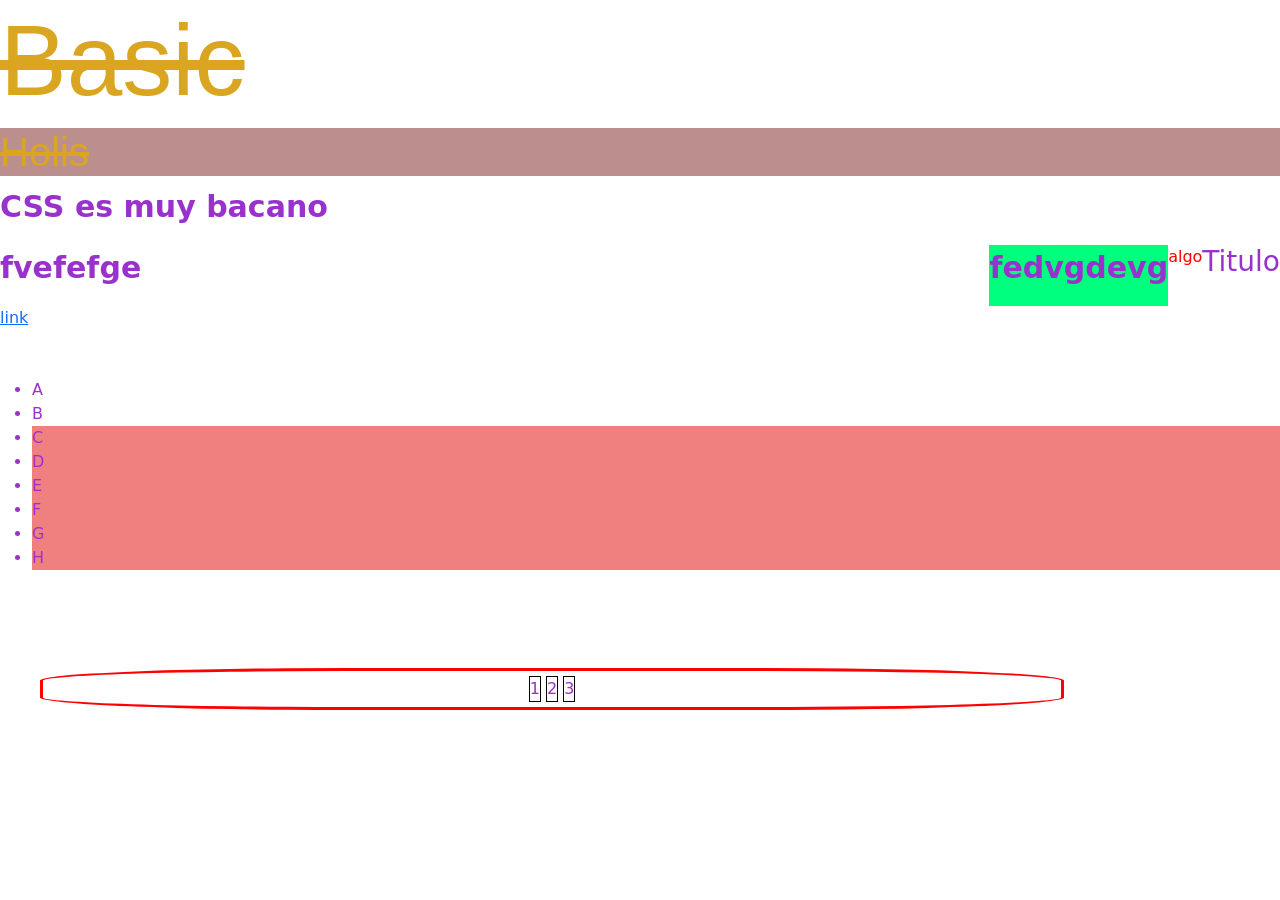
<file: frontend/Clase-2/Basic/index.html>
<!DOCTYPE html>
<html lang="es">
<head>
    <meta charset="UTF-8">
    <meta http-equiv="X-UA-Compatible" content="IE=edge">
    <meta name="viewport" content="width=device-width, initial-scale=1.0">
    <title>Basic</title>
    <link rel="stylesheet" href="boca.css">
    <link rel="stylesheet" href="index.css">
    <link href="https://cdn.jsdelivr.net/npm/bootstrap@5.3.2/dist/css/bootstrap.min.css" rel="stylesheet" integrity="sha384-T3c6CoIi6uLrA9TneNEoa7RxnatzjcDSCmG1MXxSR1GAsXEV/Dwwykc2MPK8M2HN" crossorigin="anonymous">
</head>
<body>
    <div>
        <h1 style="font-size: 100px">Basic</h1>
        <h1 id="main-title">Holis</h1>
        <p>CSS es muy bacano</p>
    </div>
    <div class="content">
        <h3>Titulo</h3>
    </div>
    <div class="content">
        <div>
            <div>
                <span class="text">algo</span>
            </div>
        </div>
    </div>
    <div class="content map">
        <p>fedvgdevg</p>
    </div>
    <div class="footer">
        <p>fvefefge</p>
        <a href="https://www.youtube.com/watch?v=VSp7_bhhpD8">link</a>
    </div>
    <br>
    <br>
    <ul>
        <li>A</li>
        <li>B</li>
        <li>C</li>
        <li>D</li>
        <li>E</li>
        <li>F</li>
        <li>G</li>
        <li>H</li>
    </ul>
    <br><br><br>
    <div id="box-container">
        <div class="box">1</div>
        <div class="box">2</div>
        <div class="box">3</div>
    </div>
</body>
</html>
</file>
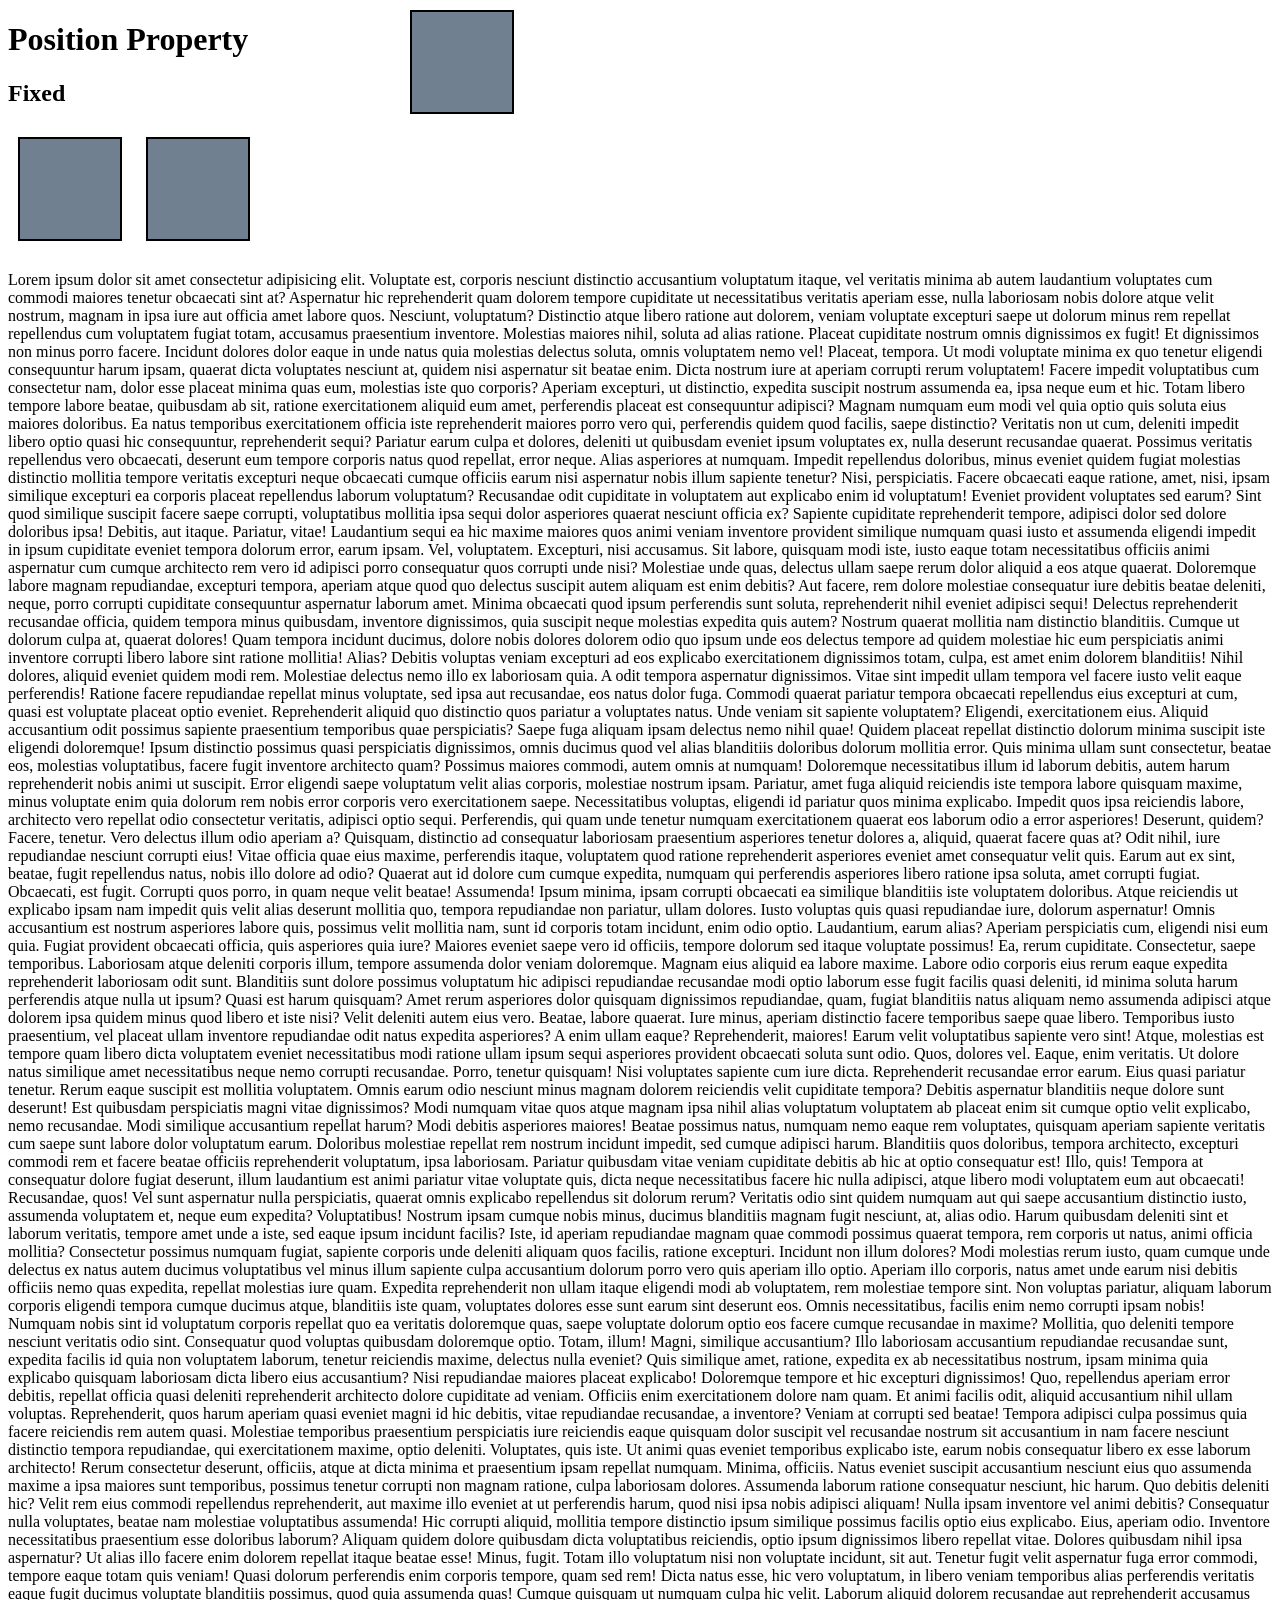
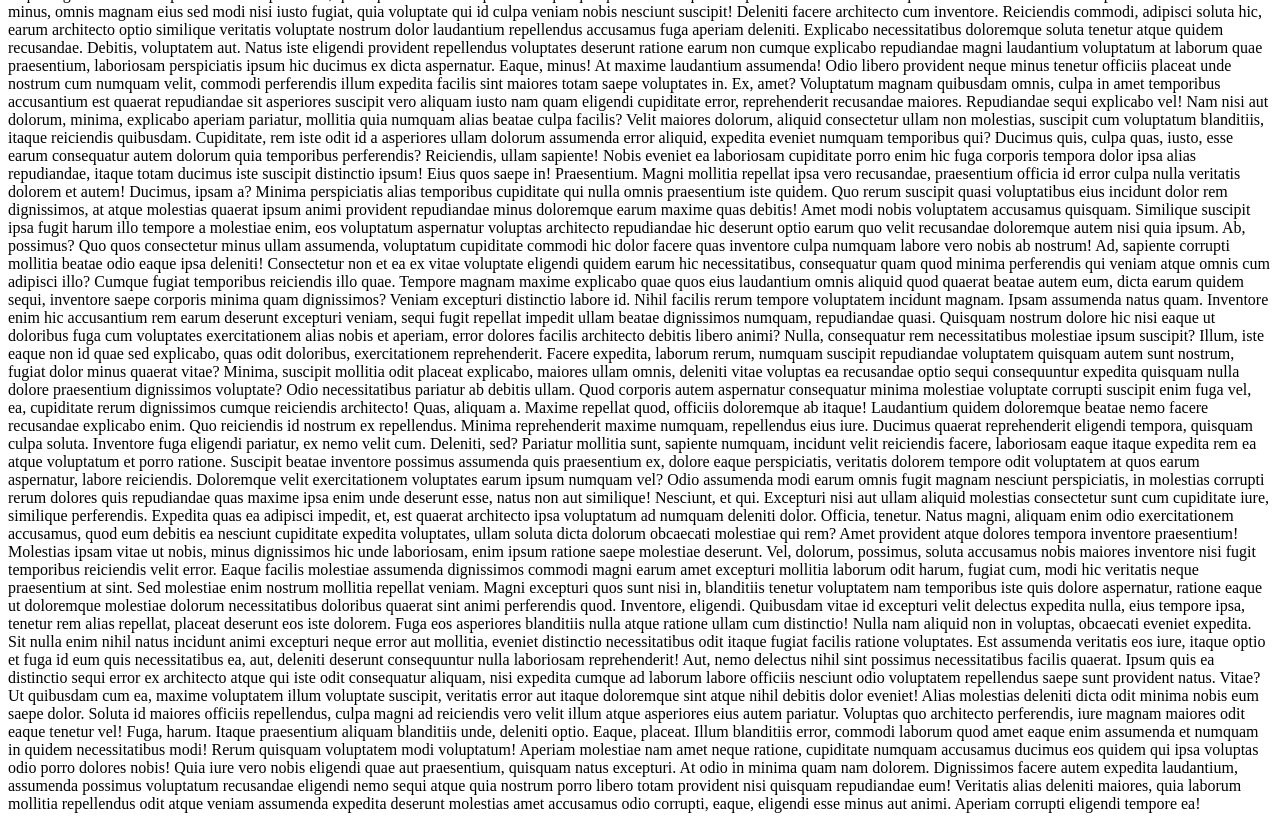
<file: frontend/Clase-2/Position/index.html>
<!DOCTYPE html>
<html lang="en">

<head>
    <meta charset="UTF-8">
    <meta name="viewport" content="width=device-width, initial-scale=1.0">
    <title>Position</title>
    <link rel="stylesheet" href="basic.css">
</head>

<body>
    <h1>Position Property</h1>
    

    <section id="fixed">
        <h2>Fixed</h2>
        <div></div>
        <div id="middle">
        </div>
        <div class="third"></div>
    </section>

    <p>Lorem ipsum dolor sit amet consectetur adipisicing elit. Voluptate est, corporis nesciunt distinctio accusantium
        voluptatum itaque, vel veritatis minima ab autem laudantium voluptates cum commodi maiores tenetur obcaecati
        sint at?
        Aspernatur hic reprehenderit quam dolorem tempore cupiditate ut necessitatibus veritatis aperiam esse, nulla
        laboriosam nobis dolore atque velit nostrum, magnam in ipsa iure aut officia amet labore quos. Nesciunt,
        voluptatum?
        Distinctio atque libero ratione aut dolorem, veniam voluptate excepturi saepe ut dolorum minus rem repellat
        repellendus cum voluptatem fugiat totam, accusamus praesentium inventore. Molestias maiores nihil, soluta ad
        alias ratione.
        Placeat cupiditate nostrum omnis dignissimos ex fugit! Et dignissimos non minus porro facere. Incidunt dolores
        dolor eaque in unde natus quia molestias delectus soluta, omnis voluptatem nemo vel! Placeat, tempora.
        Ut modi voluptate minima ex quo tenetur eligendi consequuntur harum ipsam, quaerat dicta voluptates nesciunt at,
        quidem nisi aspernatur sit beatae enim. Dicta nostrum iure at aperiam corrupti rerum voluptatem!
        Facere impedit voluptatibus cum consectetur nam, dolor esse placeat minima quas eum, molestias iste quo
        corporis? Aperiam excepturi, ut distinctio, expedita suscipit nostrum assumenda ea, ipsa neque eum et hic.
        Totam libero tempore labore beatae, quibusdam ab sit, ratione exercitationem aliquid eum amet, perferendis
        placeat est consequuntur adipisci? Magnam numquam eum modi vel quia optio quis soluta eius maiores doloribus.
        Ea natus temporibus exercitationem officia iste reprehenderit maiores porro vero qui, perferendis quidem quod
        facilis, saepe distinctio? Veritatis non ut cum, deleniti impedit libero optio quasi hic consequuntur,
        reprehenderit sequi?
        Pariatur earum culpa et dolores, deleniti ut quibusdam eveniet ipsum voluptates ex, nulla deserunt recusandae
        quaerat. Possimus veritatis repellendus vero obcaecati, deserunt eum tempore corporis natus quod repellat, error
        neque.
        Alias asperiores at numquam. Impedit repellendus doloribus, minus eveniet quidem fugiat molestias distinctio
        mollitia tempore veritatis excepturi neque obcaecati cumque officiis earum nisi aspernatur nobis illum sapiente
        tenetur? Nisi, perspiciatis.
        Facere obcaecati eaque ratione, amet, nisi, ipsam similique excepturi ea corporis placeat repellendus laborum
        voluptatum? Recusandae odit cupiditate in voluptatem aut explicabo enim id voluptatum! Eveniet provident
        voluptates sed earum?
        Sint quod similique suscipit facere saepe corrupti, voluptatibus mollitia ipsa sequi dolor asperiores quaerat
        nesciunt officia ex? Sapiente cupiditate reprehenderit tempore, adipisci dolor sed dolore doloribus ipsa!
        Debitis, aut itaque.
        Pariatur, vitae! Laudantium sequi ea hic maxime maiores quos animi veniam inventore provident similique numquam
        quasi iusto et assumenda eligendi impedit in ipsum cupiditate eveniet tempora dolorum error, earum ipsam.
        Vel, voluptatem. Excepturi, nisi accusamus. Sit labore, quisquam modi iste, iusto eaque totam necessitatibus
        officiis animi aspernatur cum cumque architecto rem vero id adipisci porro consequatur quos corrupti unde nisi?
        Molestiae unde quas, delectus ullam saepe rerum dolor aliquid a eos atque quaerat. Doloremque labore magnam
        repudiandae, excepturi tempora, aperiam atque quod quo delectus suscipit autem aliquam est enim debitis?
        Aut facere, rem dolore molestiae consequatur iure debitis beatae deleniti, neque, porro corrupti cupiditate
        consequuntur aspernatur laborum amet. Minima obcaecati quod ipsum perferendis sunt soluta, reprehenderit nihil
        eveniet adipisci sequi!
        Delectus reprehenderit recusandae officia, quidem tempora minus quibusdam, inventore dignissimos, quia suscipit
        neque molestias expedita quis autem? Nostrum quaerat mollitia nam distinctio blanditiis. Cumque ut dolorum culpa
        at, quaerat dolores!
        Quam tempora incidunt ducimus, dolore nobis dolores dolorem odio quo ipsum unde eos delectus tempore ad quidem
        molestiae hic eum perspiciatis animi inventore corrupti libero labore sint ratione mollitia! Alias?
        Debitis voluptas veniam excepturi ad eos explicabo exercitationem dignissimos totam, culpa, est amet enim
        dolorem blanditiis! Nihil dolores, aliquid eveniet quidem modi rem. Molestiae delectus nemo illo ex laboriosam
        quia.
        A odit tempora aspernatur dignissimos. Vitae sint impedit ullam tempora vel facere iusto velit eaque
        perferendis! Ratione facere repudiandae repellat minus voluptate, sed ipsa aut recusandae, eos natus dolor fuga.
        Commodi quaerat pariatur tempora obcaecati repellendus eius excepturi at cum, quasi est voluptate placeat optio
        eveniet. Reprehenderit aliquid quo distinctio quos pariatur a voluptates natus. Unde veniam sit sapiente
        voluptatem?
        Eligendi, exercitationem eius. Aliquid accusantium odit possimus sapiente praesentium temporibus quae
        perspiciatis? Saepe fuga aliquam ipsam delectus nemo nihil quae! Quidem placeat repellat distinctio dolorum
        minima suscipit iste eligendi doloremque!
        Ipsum distinctio possimus quasi perspiciatis dignissimos, omnis ducimus quod vel alias blanditiis doloribus
        dolorum mollitia error. Quis minima ullam sunt consectetur, beatae eos, molestias voluptatibus, facere fugit
        inventore architecto quam?
        Possimus maiores commodi, autem omnis at numquam! Doloremque necessitatibus illum id laborum debitis, autem
        harum reprehenderit nobis animi ut suscipit. Error eligendi saepe voluptatum velit alias corporis, molestiae
        nostrum ipsam.
        Pariatur, amet fuga aliquid reiciendis iste tempora labore quisquam maxime, minus voluptate enim quia dolorum
        rem nobis error corporis vero exercitationem saepe. Necessitatibus voluptas, eligendi id pariatur quos minima
        explicabo.
        Impedit quos ipsa reiciendis labore, architecto vero repellat odio consectetur veritatis, adipisci optio sequi.
        Perferendis, qui quam unde tenetur numquam exercitationem quaerat eos laborum odio a error asperiores! Deserunt,
        quidem?
        Facere, tenetur. Vero delectus illum odio aperiam a? Quisquam, distinctio ad consequatur laboriosam praesentium
        asperiores tenetur dolores a, aliquid, quaerat facere quas at? Odit nihil, iure repudiandae nesciunt corrupti
        eius!
        Vitae officia quae eius maxime, perferendis itaque, voluptatem quod ratione reprehenderit asperiores eveniet
        amet consequatur velit quis. Earum aut ex sint, beatae, fugit repellendus natus, nobis illo dolore ad odio?
        Quaerat aut id dolore cum cumque expedita, numquam qui perferendis asperiores libero ratione ipsa soluta, amet
        corrupti fugiat. Obcaecati, est fugit. Corrupti quos porro, in quam neque velit beatae! Assumenda!
        Ipsum minima, ipsam corrupti obcaecati ea similique blanditiis iste voluptatem doloribus. Atque reiciendis ut
        explicabo ipsam nam impedit quis velit alias deserunt mollitia quo, tempora repudiandae non pariatur, ullam
        dolores.
        Iusto voluptas quis quasi repudiandae iure, dolorum aspernatur! Omnis accusantium est nostrum asperiores labore
        quis, possimus velit mollitia nam, sunt id corporis totam incidunt, enim odio optio. Laudantium, earum alias?
        Aperiam perspiciatis cum, eligendi nisi eum quia. Fugiat provident obcaecati officia, quis asperiores quia iure?
        Maiores eveniet saepe vero id officiis, tempore dolorum sed itaque voluptate possimus! Ea, rerum cupiditate.
        Consectetur, saepe temporibus. Laboriosam atque deleniti corporis illum, tempore assumenda dolor veniam
        doloremque. Magnam eius aliquid ea labore maxime. Labore odio corporis eius rerum eaque expedita reprehenderit
        laboriosam odit sunt.
        Blanditiis sunt dolore possimus voluptatum hic adipisci repudiandae recusandae modi optio laborum esse fugit
        facilis quasi deleniti, id minima soluta harum perferendis atque nulla ut ipsum? Quasi est harum quisquam?
        Amet rerum asperiores dolor quisquam dignissimos repudiandae, quam, fugiat blanditiis natus aliquam nemo
        assumenda adipisci atque dolorem ipsa quidem minus quod libero et iste nisi? Velit deleniti autem eius vero.
        Beatae, labore quaerat. Iure minus, aperiam distinctio facere temporibus saepe quae libero. Temporibus iusto
        praesentium, vel placeat ullam inventore repudiandae odit natus expedita asperiores? A enim ullam eaque?
        Reprehenderit, maiores!
        Earum velit voluptatibus sapiente vero sint! Atque, molestias est tempore quam libero dicta voluptatem eveniet
        necessitatibus modi ratione ullam ipsum sequi asperiores provident obcaecati soluta sunt odio. Quos, dolores
        vel.
        Eaque, enim veritatis. Ut dolore natus similique amet necessitatibus neque nemo corrupti recusandae. Porro,
        tenetur quisquam! Nisi voluptates sapiente cum iure dicta. Reprehenderit recusandae error earum. Eius quasi
        pariatur tenetur.
        Rerum eaque suscipit est mollitia voluptatem. Omnis earum odio nesciunt minus magnam dolorem reiciendis velit
        cupiditate tempora? Debitis aspernatur blanditiis neque dolore sunt deserunt! Est quibusdam perspiciatis magni
        vitae dignissimos?
        Modi numquam vitae quos atque magnam ipsa nihil alias voluptatum voluptatem ab placeat enim sit cumque optio
        velit explicabo, nemo recusandae. Modi similique accusantium repellat harum? Modi debitis asperiores maiores!
        Beatae possimus natus, numquam nemo eaque rem voluptates, quisquam aperiam sapiente veritatis cum saepe sunt
        labore dolor voluptatum earum. Doloribus molestiae repellat rem nostrum incidunt impedit, sed cumque adipisci
        harum.
        Blanditiis quos doloribus, tempora architecto, excepturi commodi rem et facere beatae officiis reprehenderit
        voluptatum, ipsa laboriosam. Pariatur quibusdam vitae veniam cupiditate debitis ab hic at optio consequatur est!
        Illo, quis!
        Tempora at consequatur dolore fugiat deserunt, illum laudantium est animi pariatur vitae voluptate quis, dicta
        neque necessitatibus facere hic nulla adipisci, atque libero modi voluptatem eum aut obcaecati! Recusandae,
        quos!
        Vel sunt aspernatur nulla perspiciatis, quaerat omnis explicabo repellendus sit dolorum rerum? Veritatis odio
        sint quidem numquam aut qui saepe accusantium distinctio iusto, assumenda voluptatem et, neque eum expedita?
        Voluptatibus!
        Nostrum ipsam cumque nobis minus, ducimus blanditiis magnam fugit nesciunt, at, alias odio. Harum quibusdam
        deleniti sint et laborum veritatis, tempore amet unde a iste, sed eaque ipsum incidunt facilis?
        Iste, id aperiam repudiandae magnam quae commodi possimus quaerat tempora, rem corporis ut natus, animi officia
        mollitia? Consectetur possimus numquam fugiat, sapiente corporis unde deleniti aliquam quos facilis, ratione
        excepturi.
        Incidunt non illum dolores? Modi molestias rerum iusto, quam cumque unde delectus ex natus autem ducimus
        voluptatibus vel minus illum sapiente culpa accusantium dolorum porro vero quis aperiam illo optio.
        Aperiam illo corporis, natus amet unde earum nisi debitis officiis nemo quas expedita, repellat molestias iure
        quam. Expedita reprehenderit non ullam itaque eligendi modi ab voluptatem, rem molestiae tempore sint.
        Non voluptas pariatur, aliquam laborum corporis eligendi tempora cumque ducimus atque, blanditiis iste quam,
        voluptates dolores esse sunt earum sint deserunt eos. Omnis necessitatibus, facilis enim nemo corrupti ipsam
        nobis!
        Numquam nobis sint id voluptatum corporis repellat quo ea veritatis doloremque quas, saepe voluptate dolorum
        optio eos facere cumque recusandae in maxime? Mollitia, quo deleniti tempore nesciunt veritatis odio sint.
        Consequatur quod voluptas quibusdam doloremque optio. Totam, illum! Magni, similique accusantium? Illo
        laboriosam accusantium repudiandae recusandae sunt, expedita facilis id quia non voluptatem laborum, tenetur
        reiciendis maxime, delectus nulla eveniet?
        Quis similique amet, ratione, expedita ex ab necessitatibus nostrum, ipsam minima quia explicabo quisquam
        laboriosam dicta libero eius accusantium? Nisi repudiandae maiores placeat explicabo! Doloremque tempore et hic
        excepturi dignissimos!
        Quo, repellendus aperiam error debitis, repellat officia quasi deleniti reprehenderit architecto dolore
        cupiditate ad veniam. Officiis enim exercitationem dolore nam quam. Et animi facilis odit, aliquid accusantium
        nihil ullam voluptas.
        Reprehenderit, quos harum aperiam quasi eveniet magni id hic debitis, vitae repudiandae recusandae, a inventore?
        Veniam at corrupti sed beatae! Tempora adipisci culpa possimus quia facere reiciendis rem autem quasi.
        Molestiae temporibus praesentium perspiciatis iure reiciendis eaque quisquam dolor suscipit vel recusandae
        nostrum sit accusantium in nam facere nesciunt distinctio tempora repudiandae, qui exercitationem maxime, optio
        deleniti. Voluptates, quis iste.
        Ut animi quas eveniet temporibus explicabo iste, earum nobis consequatur libero ex esse laborum architecto!
        Rerum consectetur deserunt, officiis, atque at dicta minima et praesentium ipsam repellat numquam. Minima,
        officiis.
        Natus eveniet suscipit accusantium nesciunt eius quo assumenda maxime a ipsa maiores sunt temporibus, possimus
        tenetur corrupti non magnam ratione, culpa laboriosam dolores. Assumenda laborum ratione consequatur nesciunt,
        hic harum.
        Quo debitis deleniti hic? Velit rem eius commodi repellendus reprehenderit, aut maxime illo eveniet at ut
        perferendis harum, quod nisi ipsa nobis adipisci aliquam! Nulla ipsam inventore vel animi debitis?
        Consequatur nulla voluptates, beatae nam molestiae voluptatibus assumenda! Hic corrupti aliquid, mollitia
        tempore distinctio ipsum similique possimus facilis optio eius explicabo. Eius, aperiam odio. Inventore
        necessitatibus praesentium esse doloribus laborum?
        Aliquam quidem dolore quibusdam dicta voluptatibus reiciendis, optio ipsum dignissimos libero repellat vitae.
        Dolores quibusdam nihil ipsa aspernatur? Ut alias illo facere enim dolorem repellat itaque beatae esse! Minus,
        fugit.
        Totam illo voluptatum nisi non voluptate incidunt, sit aut. Tenetur fugit velit aspernatur fuga error commodi,
        tempore eaque totam quis veniam! Quasi dolorum perferendis enim corporis tempore, quam sed rem!
        Dicta natus esse, hic vero voluptatum, in libero veniam temporibus alias perferendis veritatis eaque fugit
        ducimus voluptate blanditiis possimus, quod quia assumenda quas! Cumque quisquam ut numquam culpa hic velit.
        Laborum aliquid dolorem recusandae aut reprehenderit accusamus minus, omnis magnam eius sed modi nisi iusto
        fugiat, quia voluptate qui id culpa veniam nobis nesciunt suscipit! Deleniti facere architecto cum inventore.
        Reiciendis commodi, adipisci soluta hic, earum architecto optio similique veritatis voluptate nostrum dolor
        laudantium repellendus accusamus fuga aperiam deleniti. Explicabo necessitatibus doloremque soluta tenetur atque
        quidem recusandae. Debitis, voluptatem aut.
        Natus iste eligendi provident repellendus voluptates deserunt ratione earum non cumque explicabo repudiandae
        magni laudantium voluptatum at laborum quae praesentium, laboriosam perspiciatis ipsum hic ducimus ex dicta
        aspernatur. Eaque, minus!
        At maxime laudantium assumenda! Odio libero provident neque minus tenetur officiis placeat unde nostrum cum
        numquam velit, commodi perferendis illum expedita facilis sint maiores totam saepe voluptates in. Ex, amet?
        Voluptatum magnam quibusdam omnis, culpa in amet temporibus accusantium est quaerat repudiandae sit asperiores
        suscipit vero aliquam iusto nam quam eligendi cupiditate error, reprehenderit recusandae maiores. Repudiandae
        sequi explicabo vel!
        Nam nisi aut dolorum, minima, explicabo aperiam pariatur, mollitia quia numquam alias beatae culpa facilis?
        Velit maiores dolorum, aliquid consectetur ullam non molestias, suscipit cum voluptatum blanditiis, itaque
        reiciendis quibusdam.
        Cupiditate, rem iste odit id a asperiores ullam dolorum assumenda error aliquid, expedita eveniet numquam
        temporibus qui? Ducimus quis, culpa quas, iusto, esse earum consequatur autem dolorum quia temporibus
        perferendis?
        Reiciendis, ullam sapiente! Nobis eveniet ea laboriosam cupiditate porro enim hic fuga corporis tempora dolor
        ipsa alias repudiandae, itaque totam ducimus iste suscipit distinctio ipsum! Eius quos saepe in! Praesentium.
        Magni mollitia repellat ipsa vero recusandae, praesentium officia id error culpa nulla veritatis dolorem et
        autem! Ducimus, ipsam a? Minima perspiciatis alias temporibus cupiditate qui nulla omnis praesentium iste
        quidem.
        Quo rerum suscipit quasi voluptatibus eius incidunt dolor rem dignissimos, at atque molestias quaerat ipsum
        animi provident repudiandae minus doloremque earum maxime quas debitis! Amet modi nobis voluptatem accusamus
        quisquam.
        Similique suscipit ipsa fugit harum illo tempore a molestiae enim, eos voluptatum aspernatur voluptas architecto
        repudiandae hic deserunt optio earum quo velit recusandae doloremque autem nisi quia ipsum. Ab, possimus?
        Quo quos consectetur minus ullam assumenda, voluptatum cupiditate commodi hic dolor facere quas inventore culpa
        numquam labore vero nobis ab nostrum! Ad, sapiente corrupti mollitia beatae odio eaque ipsa deleniti!
        Consectetur non et ea ex vitae voluptate eligendi quidem earum hic necessitatibus, consequatur quam quod minima
        perferendis qui veniam atque omnis cum adipisci illo? Cumque fugiat temporibus reiciendis illo quae.
        Tempore magnam maxime explicabo quae quos eius laudantium omnis aliquid quod quaerat beatae autem eum, dicta
        earum quidem sequi, inventore saepe corporis minima quam dignissimos? Veniam excepturi distinctio labore id.
        Nihil facilis rerum tempore voluptatem incidunt magnam. Ipsam assumenda natus quam. Inventore enim hic
        accusantium rem earum deserunt excepturi veniam, sequi fugit repellat impedit ullam beatae dignissimos numquam,
        repudiandae quasi.
        Quisquam nostrum dolore hic nisi eaque ut doloribus fuga cum voluptates exercitationem alias nobis et aperiam,
        error dolores facilis architecto debitis libero animi? Nulla, consequatur rem necessitatibus molestiae ipsum
        suscipit?
        Illum, iste eaque non id quae sed explicabo, quas odit doloribus, exercitationem reprehenderit. Facere expedita,
        laborum rerum, numquam suscipit repudiandae voluptatem quisquam autem sunt nostrum, fugiat dolor minus quaerat
        vitae?
        Minima, suscipit mollitia odit placeat explicabo, maiores ullam omnis, deleniti vitae voluptas ea recusandae
        optio sequi consequuntur expedita quisquam nulla dolore praesentium dignissimos voluptate? Odio necessitatibus
        pariatur ab debitis ullam.
        Quod corporis autem aspernatur consequatur minima molestiae voluptate corrupti suscipit enim fuga vel, ea,
        cupiditate rerum dignissimos cumque reiciendis architecto! Quas, aliquam a. Maxime repellat quod, officiis
        doloremque ab itaque!
        Laudantium quidem doloremque beatae nemo facere recusandae explicabo enim. Quo reiciendis id nostrum ex
        repellendus. Minima reprehenderit maxime numquam, repellendus eius iure. Ducimus quaerat reprehenderit eligendi
        tempora, quisquam culpa soluta.
        Inventore fuga eligendi pariatur, ex nemo velit cum. Deleniti, sed? Pariatur mollitia sunt, sapiente numquam,
        incidunt velit reiciendis facere, laboriosam eaque itaque expedita rem ea atque voluptatum et porro ratione.
        Suscipit beatae inventore possimus assumenda quis praesentium ex, dolore eaque perspiciatis, veritatis dolorem
        tempore odit voluptatem at quos earum aspernatur, labore reiciendis. Doloremque velit exercitationem voluptates
        earum ipsum numquam vel?
        Odio assumenda modi earum omnis fugit magnam nesciunt perspiciatis, in molestias corrupti rerum dolores quis
        repudiandae quas maxime ipsa enim unde deserunt esse, natus non aut similique! Nesciunt, et qui.
        Excepturi nisi aut ullam aliquid molestias consectetur sunt cum cupiditate iure, similique perferendis. Expedita
        quas ea adipisci impedit, et, est quaerat architecto ipsa voluptatum ad numquam deleniti dolor. Officia,
        tenetur.
        Natus magni, aliquam enim odio exercitationem accusamus, quod eum debitis ea nesciunt cupiditate expedita
        voluptates, ullam soluta dicta dolorum obcaecati molestiae qui rem? Amet provident atque dolores tempora
        inventore praesentium!
        Molestias ipsam vitae ut nobis, minus dignissimos hic unde laboriosam, enim ipsum ratione saepe molestiae
        deserunt. Vel, dolorum, possimus, soluta accusamus nobis maiores inventore nisi fugit temporibus reiciendis
        velit error.
        Eaque facilis molestiae assumenda dignissimos commodi magni earum amet excepturi mollitia laborum odit harum,
        fugiat cum, modi hic veritatis neque praesentium at sint. Sed molestiae enim nostrum mollitia repellat veniam.
        Magni excepturi quos sunt nisi in, blanditiis tenetur voluptatem nam temporibus iste quis dolore aspernatur,
        ratione eaque ut doloremque molestiae dolorum necessitatibus doloribus quaerat sint animi perferendis quod.
        Inventore, eligendi.
        Quibusdam vitae id excepturi velit delectus expedita nulla, eius tempore ipsa, tenetur rem alias repellat,
        placeat deserunt eos iste dolorem. Fuga eos asperiores blanditiis nulla atque ratione ullam cum distinctio!
        Nulla nam aliquid non in voluptas, obcaecati eveniet expedita. Sit nulla enim nihil natus incidunt animi
        excepturi neque error aut mollitia, eveniet distinctio necessitatibus odit itaque fugiat facilis ratione
        voluptates.
        Est assumenda veritatis eos iure, itaque optio et fuga id eum quis necessitatibus ea, aut, deleniti deserunt
        consequuntur nulla laboriosam reprehenderit! Aut, nemo delectus nihil sint possimus necessitatibus facilis
        quaerat.
        Ipsum quis ea distinctio sequi error ex architecto atque qui iste odit consequatur aliquam, nisi expedita cumque
        ad laborum labore officiis nesciunt odio voluptatem repellendus saepe sunt provident natus. Vitae?
        Ut quibusdam cum ea, maxime voluptatem illum voluptate suscipit, veritatis error aut itaque doloremque sint
        atque nihil debitis dolor eveniet! Alias molestias deleniti dicta odit minima nobis eum saepe dolor.
        Soluta id maiores officiis repellendus, culpa magni ad reiciendis vero velit illum atque asperiores eius autem
        pariatur. Voluptas quo architecto perferendis, iure magnam maiores odit eaque tenetur vel! Fuga, harum.
        Itaque praesentium aliquam blanditiis unde, deleniti optio. Eaque, placeat. Illum blanditiis error, commodi
        laborum quod amet eaque enim assumenda et numquam in quidem necessitatibus modi! Rerum quisquam voluptatem modi
        voluptatum!
        Aperiam molestiae nam amet neque ratione, cupiditate numquam accusamus ducimus eos quidem qui ipsa voluptas odio
        porro dolores nobis! Quia iure vero nobis eligendi quae aut praesentium, quisquam natus excepturi.
        At odio in minima quam nam dolorem. Dignissimos facere autem expedita laudantium, assumenda possimus voluptatum
        recusandae eligendi nemo sequi atque quia nostrum porro libero totam provident nisi quisquam repudiandae eum!
        Veritatis alias deleniti maiores, quia laborum mollitia repellendus odit atque veniam assumenda expedita
        deserunt molestias amet accusamus odio corrupti, eaque, eligendi esse minus aut animi. Aperiam corrupti eligendi
        tempore ea!</p>

</body>

</html>
</file>
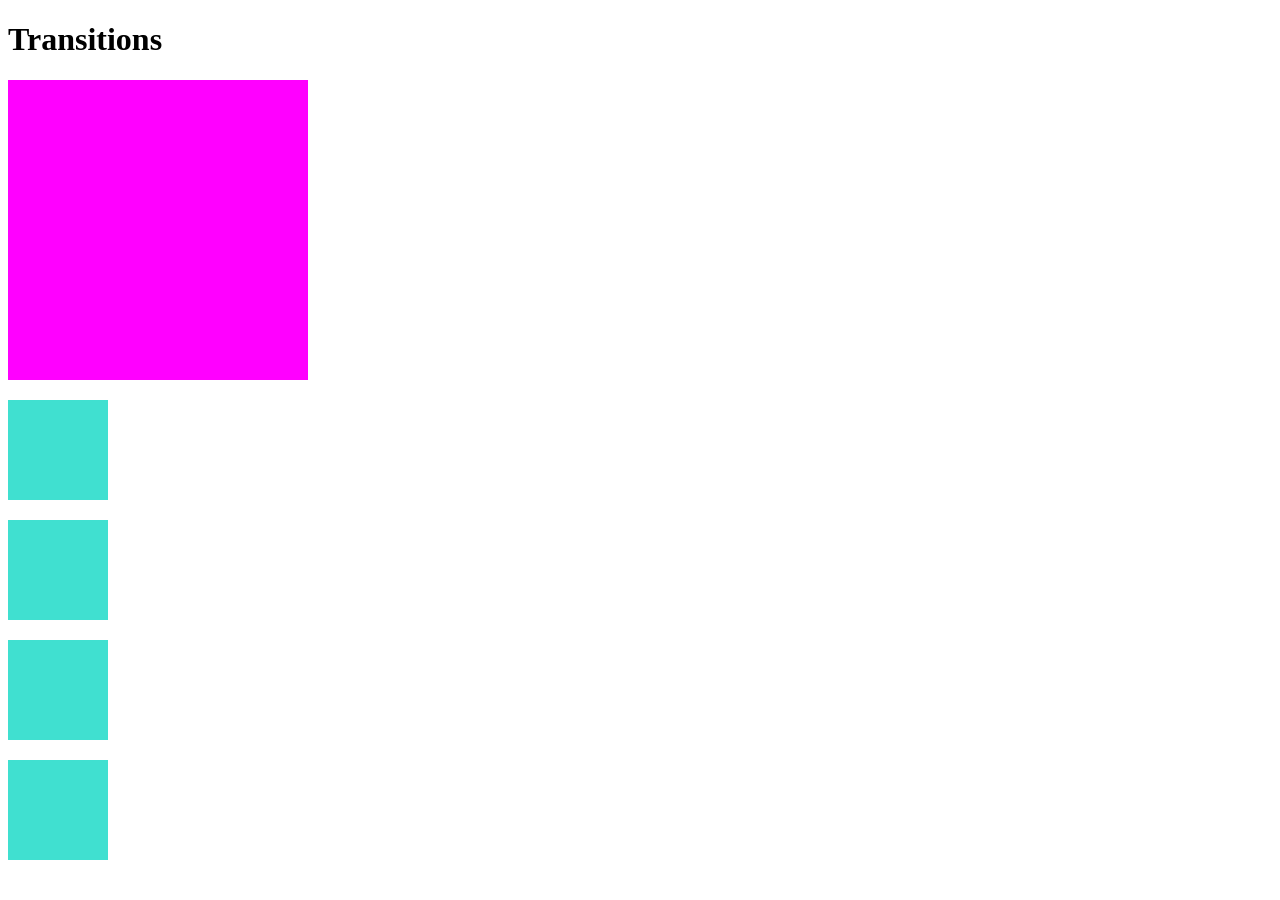
<file: frontend/Clase-2/Transition/index.html>
<!DOCTYPE html>
<html lang="en">

<head>
    <meta charset="UTF-8">
    <meta name="viewport" content="width=device-width, initial-scale=1.0">
    <title>Transitions</title>
    <link rel="stylesheet" href="app.css">
</head>

<body>
    <h1>Transitions</h1>

    <div class="circle"></div>

    <section>
        <div></div>
        <div></div>
        <div></div>
        <div></div>
    </section>

</body>

</html>
</file>
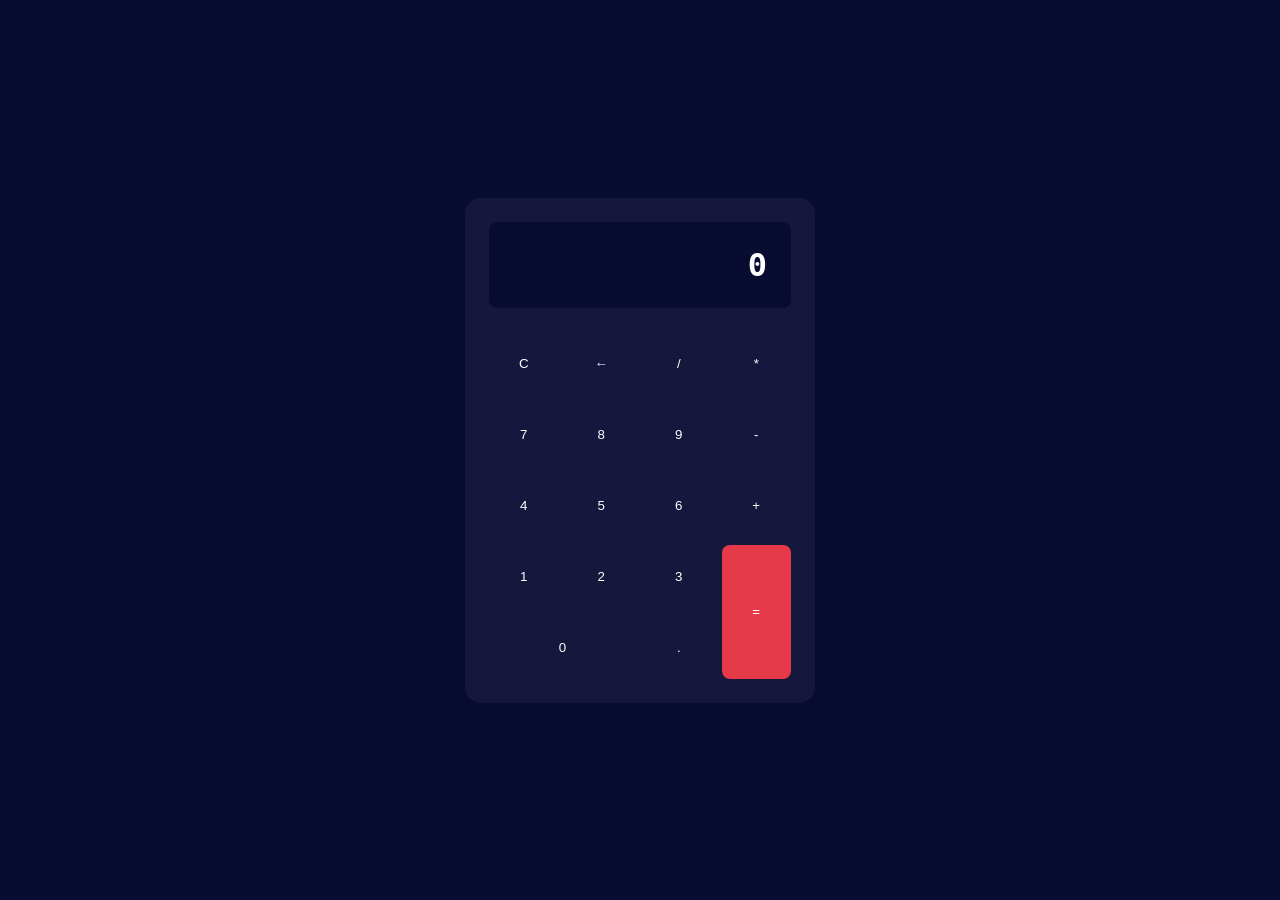
<file: frontend/Clase-3/challenges/calculadora/index.html>
<!DOCTYPE html>
<html lang="es">
  <head>
    <meta charset="UTF-8" />
    <meta http-equiv="X-UA-Compatible" content="IE=edge" />
    <meta name="viewport" content="width=device-width, initial-scale=1.0" />
    <title>Calculadora</title>
    <link rel="icon" href="icon.png" type="image/png" />
    <link rel="stylesheet" href="style.css" />
  </head>
  <body>
    <div class="calculadora">
      <div class="pantalla">0</div>

      <button id="c" class="btn">C</button>
      <button id="borrar" class="btn">←</button>
      <button class="btn">/</button>
      <button class="btn">*</button>
      <button class="btn">7</button>
      <button class="btn">8</button>
      <button class="btn">9</button>
      <button class="btn">-</button>
      <button class="btn">4</button>
      <button class="btn">5</button>
      <button class="btn">6</button>
      <button class="btn">+</button>
      <button class="btn">1</button>
      <button class="btn">2</button>
      <button class="btn">3</button>
      <button id="igual" class="btn">=</button>
      <button id="cero" class="btn">0</button>
      <button class="btn">.</button>
    </div>

    <script src="script.js"></script>
  </body>
</html>
</file>
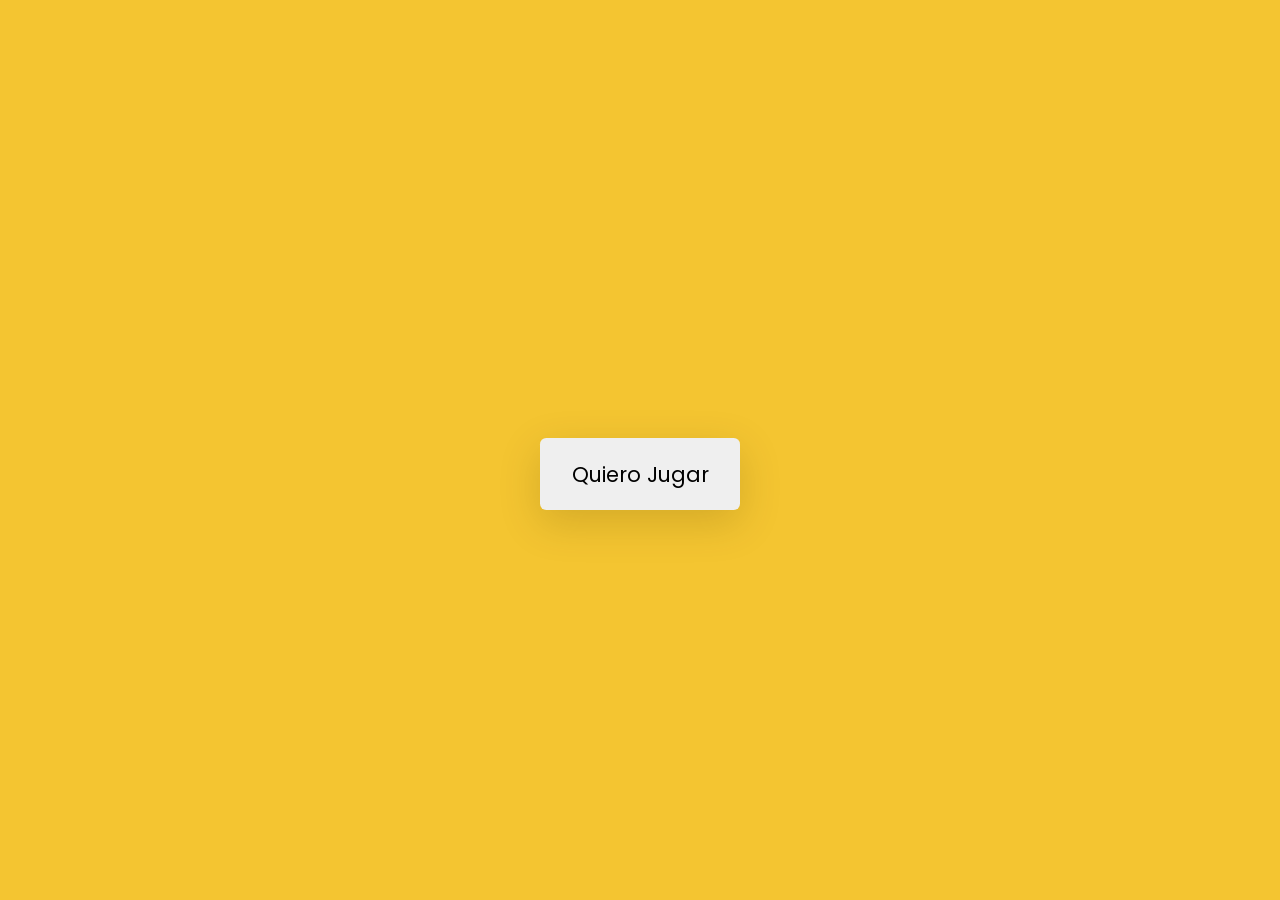
<file: frontend/Clase-3/challenges/memory-card/index.html>
<!DOCTYPE html>
<html lang="en">
  <head>
    <meta name="viewport" content="width=device-width, initial-scale=1.0" />
    <title>El Juego de la Memoria</title>
    <link rel="icon" href="./assets/icon.png" type="image/png" />
    <!-- Google Fonts -->
    <link
      href="https://fonts.googleapis.com/css2?family=Poppins:wght@400;600&display=swap"
      rel="stylesheet"
    />
    <!-- Stylesheet -->
    <link rel="stylesheet" href="style.css" />
  </head>
  <body>
    <div class="wrapper">
      <div class="stats-container">
        <div id="moves-count"></div>
        <div id="time"></div>
      </div>
      <div class="game-container"></div>
      <button id="stop" class="hide">Me rindo :(</button>
    </div>
    <div class="controls-container">
      <p id="result"></p>
      <button id="start">Quiero Jugar</button>
    </div>
    <!-- Script -->
    <script src="script.js"></script>
  </body>
</html>
</file>
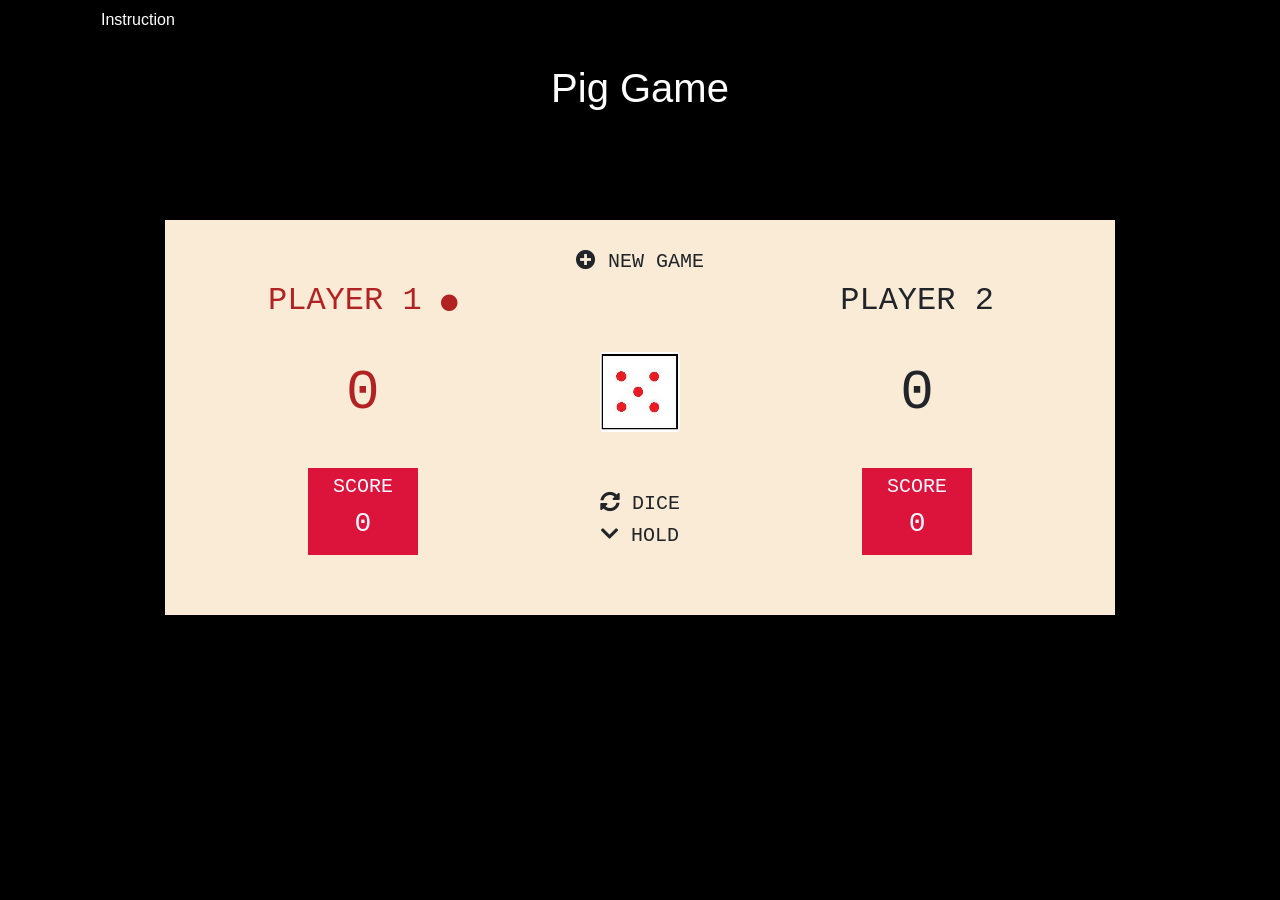
<file: frontend/Clase-3/challenges/Pig game/index.html>
<!doctype html>
<html lang="en">
  <head>
    <!-- Required meta tags -->
    <meta charset="utf-8">
    <meta name="viewport" content="width=device-width, initial-scale=1, shrink-to-fit=no">

    <!-- Bootstrap CSS -->
    <link rel="stylesheet" href="https://stackpath.bootstrapcdn.com/bootstrap/4.1.3/css/bootstrap.min.css" integrity="sha384-MCw98/SFnGE8fJT3GXwEOngsV7Zt27NXFoaoApmYm81iuXoPkFOJwJ8ERdknLPMO" crossorigin="anonymous">
      
   
    <link rel="stylesheet" type="text/css" href="style.css">
      
    <link rel="stylesheet" href="https://cdnjs.cloudflare.com/ajax/libs/animate.css/3.7.0/animate.css">  
      
    <link rel="stylesheet" href="https://use.fontawesome.com/releases/v5.2.0/css/all.css" integrity="sha384-hWVjflwFxL6sNzntih27bfxkr27PmbbK/iSvJ+a4+0owXq79v+lsFkW54bOGbiDQ" crossorigin="anonymous">  

    <title>Pig Game</title>
  </head>
  <body>
      
       
<div class="container">
  <a class="nav-link" style="cursor: pointer; color:#ffffff;" data-toggle="modal" data-target="#exampleModal">Instruction</a>
  <br />
  <center><h1 style="color:#ffffff;">Pig Game</h1></center>
 <div class="row">
  <div class="col-sm-1"></div> 
     
  <div class="col-sm-10 box">
      
      <h5 id="new"><i class="fas fa-plus-circle icon"></i> NEW GAME</h5>
          
      
      <div class="row innerRow">
      <div class="player-0 col-sm-5 active">
          
          <h2 id="pl-0">PLAYER 1 <i class="fas fa-circle"></i></h2>
          <h1 class="score-0 display-4">15</h1>
         
          <div class="current-box">
            <h5>SCORE</h5>
            <h3 class="current-0">45</h3>
          </div>
          
      </div>
          
     <div class="dice-box col-sm-2">
         
          <img src="assets/dice-5.JPG" id="dice-img" class="rounded mx-auto d-block shake animated">
         
          <h5 id="rotate"><i class="fas fa-sync-alt r-icon"></i> DICE</h5>
          <h5 id="hold"><i class="fas fa-chevron-down h-icon"></i> HOLD </h5>
          
    </div>      
          
      
            
      <div class="player-1 col-sm-5">
         
          <h2 id="pl-1">PLAYER 2  <i class="fas fa-circle"></i></h2>
           <h1 class="score-1 display-4">23</h1>
         
          <div class="current-box">
            <h5> SCORE</h5>
            <h3 class="current-1">76</h3>
          </div>
          
      </div>       
         
      
      </div> 
  </div>     
    
     
  <div class="col-sm-1"></div>     
     
     
 </div>
          
</div> 
          


<!-- Modal -->
<div class="modal fade" id="exampleModal" tabindex="-1" role="dialog" aria-labelledby="exampleModalLabel" aria-hidden="true">
  <div class="modal-dialog" role="document">
    <div class="modal-content">
      <div class="modal-header">
        <h5 class="modal-title" id="exampleModalLabel">Instruction</h5>
        <button type="button" class="close" data-dismiss="modal" aria-label="Close">
          <span aria-hidden="true">&times;</span>
        </button>
      </div>
      <div class="modal-body">
        <br>
        <h5>1.This is a Multi Player Game</h5>  
        <h5>2.The player Reach Global score of 100 first will win the Game</h5>
        <h5>3.You have to Roll the dice and the Number will be added to your current score</h5>
        <h5>4.If you get a 1 your current score will become zero and the chance is shift to other player</h5>
        <h5>5.You can hold your current score by pressing hold to add them in your global score</h5>
        <h5>6.If you hold your score the chance to roll the dice is shift to other player</h5>
        <h5>7.Click new game to start a new game</h5>  
          
        <br>  
      </div>
      <div class="modal-footer">
        <button type="button" class="btn btn-secondary" data-dismiss="modal">Close</button>
      </div>
    </div>
  </div>
</div>
    
    <script type="text/javascript" src="script.js"></script>
          
    <!-- Optional JavaScript -->
    <!-- jQuery first, then Popper.js, then Bootstrap JS -->
    <script src="https://code.jquery.com/jquery-3.3.1.slim.min.js" integrity="sha384-q8i/X+965DzO0rT7abK41JStQIAqVgRVzpbzo5smXKp4YfRvH+8abtTE1Pi6jizo" crossorigin="anonymous"></script>
    <script src="https://cdnjs.cloudflare.com/ajax/libs/popper.js/1.14.3/umd/popper.min.js" integrity="sha384-ZMP7rVo3mIykV+2+9J3UJ46jBk0WLaUAdn689aCwoqbBJiSnjAK/l8WvCWPIPm49" crossorigin="anonymous"></script>
    <script src="https://stackpath.bootstrapcdn.com/bootstrap/4.1.3/js/bootstrap.min.js" integrity="sha384-ChfqqxuZUCnJSK3+MXmPNIyE6ZbWh2IMqE241rYiqJxyMiZ6OW/JmZQ5stwEULTy" crossorigin="anonymous"></script>
  </body>
</html>
</file>
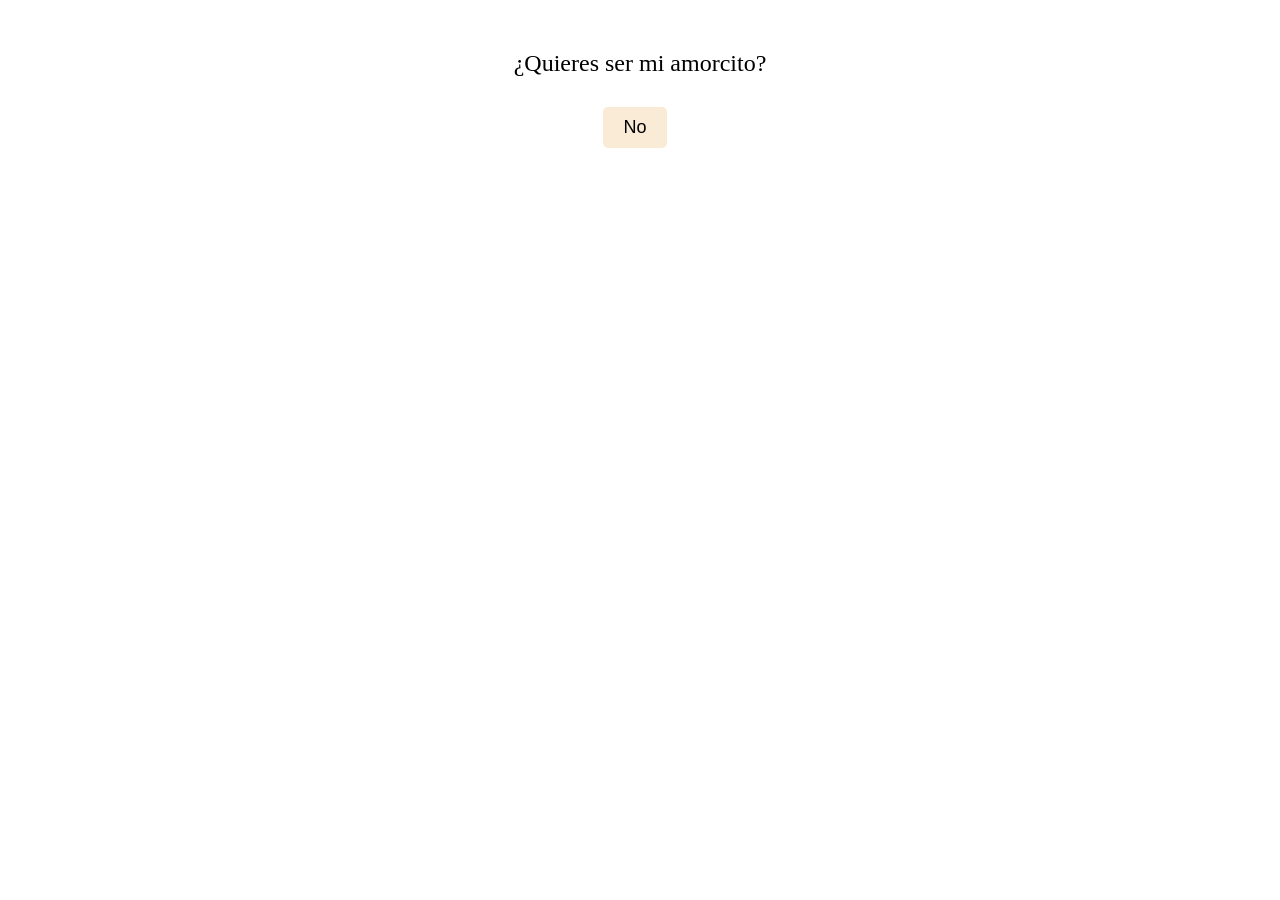
<file: frontend/Clase-3/challenges/san-valentin/index.html>
<!DOCTYPE html>
<html lang="en">
<head>
    <meta charset="UTF-8">
    <meta http-equiv="X-UA-Compatible" content="IE=edge">
    <meta name="viewport" content="width=device-width, initial-scale=1.0">
    <title>L'amour</title>
    <link rel="stylesheet" href="style.css">
</head>
<body>
   <div class="container">
    <div id="message">
        ¿Quieres ser mi amorcito?
    </div>
    <div id="buttons">
        <button class="button no">No</button>
        <button class="button yes">Sí</button>
    </div>
   </div>
    <script src="script.js"></script>
</body>
</html>
</file>
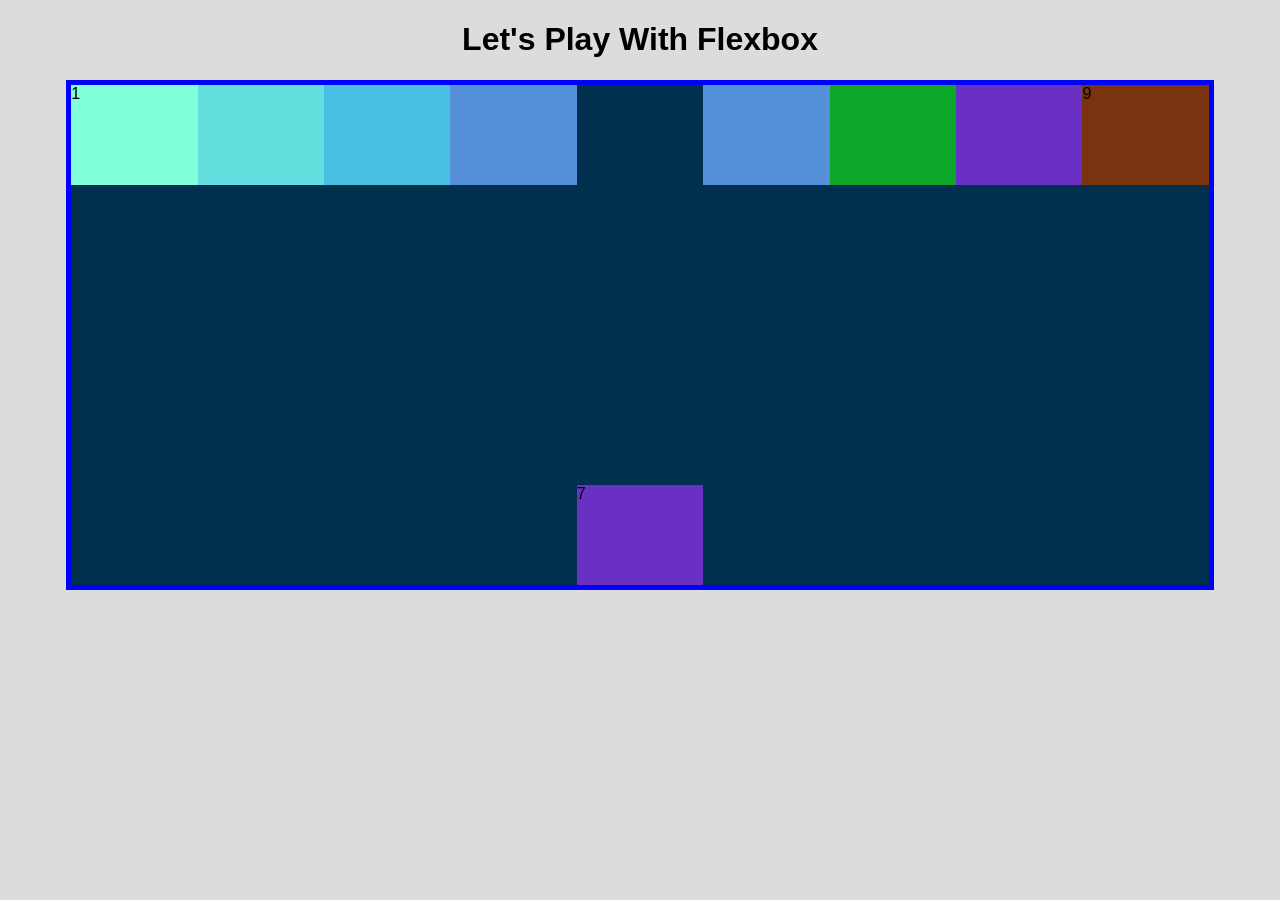
<file: frontend/Clase-2/Flex/flex.html>
<!DOCTYPE html>
<html lang="en">

<head>
    <meta charset="UTF-8">
    <meta name="viewport" content="width=device-width, initial-scale=1.0">
    <title>Flexbox Playground</title>
    <link href="https://fonts.googleapis.com/css2?family=Open+Sans:wght@300&display=swap" rel="stylesheet">

    <link rel="stylesheet" href="base.css">
</head>

<body>
    <h1>Let's Play With Flexbox</h1>

    <section id="container">
        <div style="background-color: #80ffdb">1</div>
        <div style="background-color: #64dfdf"></div>
        <div style="background-color: #48bfe3"></div>
        <div style="background-color: #5390d9"></div>
        <div style="background-color: #6930c3">7</div>
        <div style="background-color: #5390d9"></div>
        <div style="background-color: #0ba728"></div>
        <div style="background-color: #6930c3"></div>
        <div style="background-color: #79330e">9</div>
    </section>

</body>

</html>
</file>
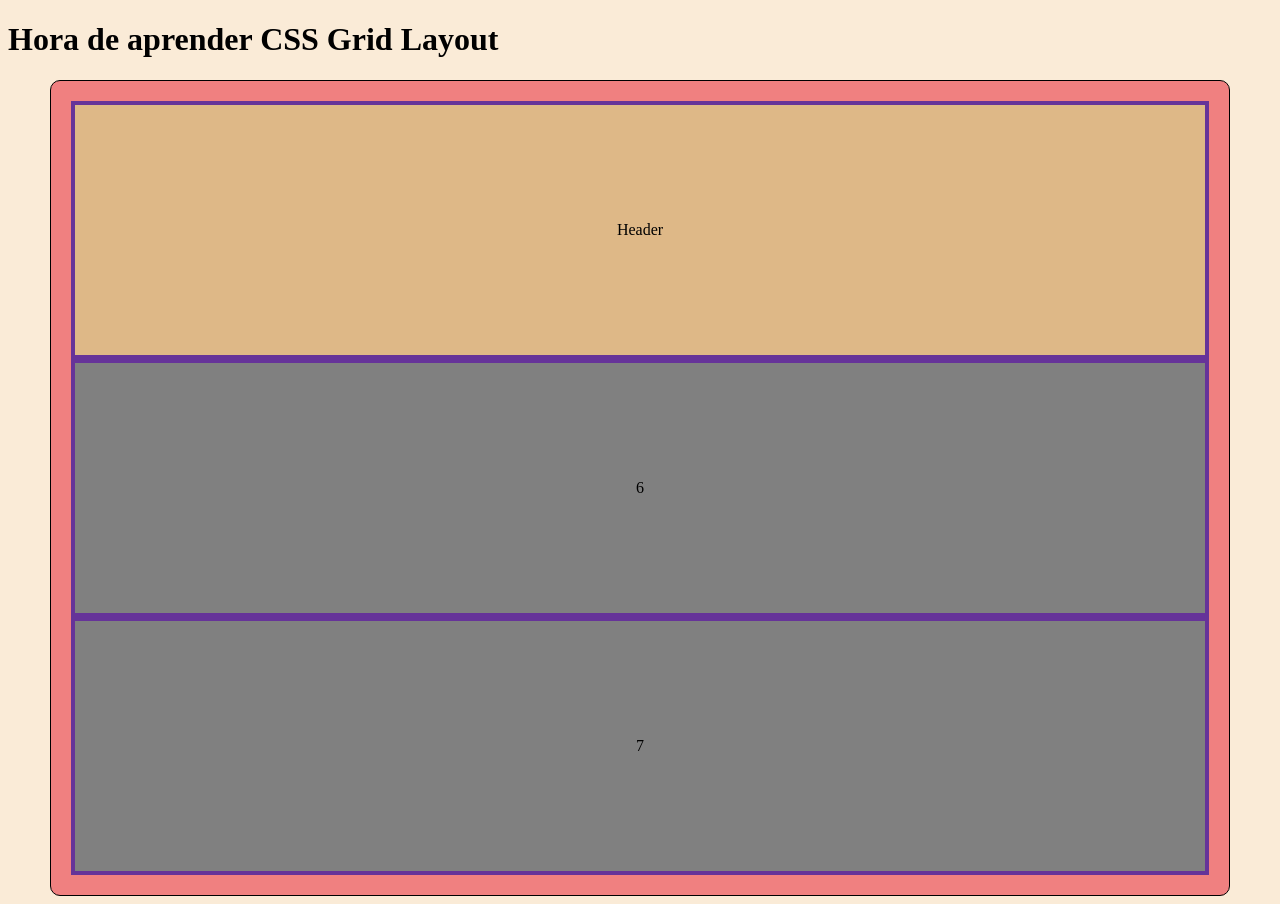
<file: frontend/Clase-2/Grid/grid.html>
<!DOCTYPE html>
<html lang="es">
<head>
    <meta charset="UTF-8">
    <meta http-equiv="X-UA-Compatible" content="IE=edge">
    <meta name="viewport" content="width=device-width, initial-scale=1.0">
    <title>Grid Layout</title>
    <link rel="stylesheet" type="text/css" href="base.css">
</head>
<body>
    <h1>Hora de aprender CSS Grid Layout</h1>
    <div class="grid-layout">
        <div class="caja c1">
            Header
        </div>
        <div class="caja c4">
            4
        </div>
        <div class="caja c5">
            5
        </div>
        <div class="caja c6">
            6
        </div>
        <div class="caja c7">
            7
        </div>

    </div>
</body>
</html>
</file>
<file: frontend/Clase-2/Basic/boca.css>
h1 {
    color: goldenrod !important;
    font-family: 'Lucida Sans', 'Lucida Sans Regular', 'Lucida Grande', 'Lucida Sans Unicode', Geneva, Verdana, sans-serif;
}

#box-container {
    width: 80%;
    border: 3px solid red;
    border-radius: 30%;
    margin: 10px 50px 0px 40px;
    padding: 5px 100px;
    text-align: center;
}

.box {
    display: inline-block;
    border: 1px solid black;
    margin: 0 0px;
}
</file>
<file: frontend/Clase-2/Basic/index.css>
* {
    color: darkorchid;
}
body {
    background-color: aqua;
}
p {
    font-size: 30px;
    font-weight: 900;
}

h1 {
    color: rgba(20, 70, 189, 1);
    text-decoration: line-through;
}

#main-title {
    color:violet;
    background-color: rosybrown;
}

.content {
    float:right;
}

.content.map {
    background-color: springgreen;
}

div.content span.text {
    color: red;
}

a:hover {
    color: darkred;
    transition: 1s;
    transform: scale(1.05);
}

a:active {
    color:orange;
}

ul li:nth-child(n + 3) {
    background-color: lightcoral;
}
</file>
<file: frontend/Clase-2/Position/basic.css>
div {
    width: 100px;
    height: 100px;
    background-color: slategrey;
    border: 2px solid black;
    margin: 10px;
    display: inline-block;
}

#fixed #middle {
    position: fixed;
    top: 0;
    left: 400px;
}

#fixed #middle:hover {
    position: fixed;
    top: 0;
    left: 400px;
    transition: 0.7s;
    background-color: aqua;
    border: 2px solid red;
    border-radius: 10%;
}

.third {
    z-index: 9999;
}
</file>
<file: frontend/Clase-2/Transition/app.css>
.circle {
    width: 300px;
    height: 300px;
    background-color: magenta;
    transition: background-color 1s ease-in, border-radius s;
}

.circle:hover {
    background-color: cyan;
    border-radius: 50%;
}


 section div {
    height: 100px;
    width: 100px;
    background-color: turquoise;
    margin: 20px 0;
    transition: margin-left 3s;
} 

section:hover div {
    margin-left:500px;
}

div:nth-of-type(1){
    transition-timing-function: ease-in;
}
div:nth-of-type(2){
    transition-timing-function: ease-out;
}
div:nth-of-type(3){
    transition-timing-function: cubic-bezier(0.7, 0, 0.84, 0);
}
div:nth-of-type(4){
    transition-timing-function:  steps(4, jump-end);
}
</file>
<file: frontend/Clase-3/challenges/calculadora/style.css>
* {
  margin: 0;
  padding: 0;
  box-sizing: border-box;
  font-family: sans-serif;
}

body {
  min-height: 100vh;
  background-color: #090c31;
  display: grid;
  place-items: center;
}

.calculadora {
  background-color: #15173c;
  color: white;
  width: 350px;
  max-width: 100%;
  padding: 1.5rem;
  border-radius: 1rem;
  display: grid;
  grid-template-columns: repeat(4, 1fr);
  gap: 0.5rem;
}

.pantalla {
  grid-column: 1 / -1;
  background-color: #090c31;
  padding: 1.5rem;
  font-size: 2rem;
  text-align: right;
  border-radius: 0.5rem;
  margin-bottom: 1rem;
  font-family: monospace;
  font-weight: 600;
  overflow-x: hidden; /* Trunca el contenido que excede el ancho */
  white-space: nowrap; /* Evita que el texto se divida en líneas */
}

.btn {
  background-color: #15173c;
  color: white;
  border: 0;
  padding: 1.5rem 0.5rem;
  display: flex;
  justify-content: center;
  align-items: center;
  border-radius: 0.5rem;
  cursor: pointer;
}

.btn:hover {
  background-color: #090c31;
}

#cero {
  grid-column: span 2;
}

#igual {
  grid-row: span 2;
  background-color: #e6394a;
}

#igual:hover {
  background-color: #e65766;
}
</file>
<file: frontend/Clase-3/challenges/memory-card/style.css>
* {
  padding: 0;
  margin: 0;
  box-sizing: border-box;
  font-family: "Poppins", sans-serif;
}
body {
  background-color: #f4c531;
}
.wrapper {
  box-sizing: content-box;
  width: 26.87em;
  padding: 2.5em 3em;
  background-color: #ffffff;
  position: absolute;
  transform: translate(-50%, -50%);
  left: 50%;
  top: 50%;
  border-radius: 0.6em;
  box-shadow: 0 0.9em 2.8em rgba(86, 66, 0, 0.2);
}
.game-container {
  position: relative;
  width: 100%;
  display: grid;
  gap: 0.6em;
}
.stats-container {
  text-align: right;
  margin-bottom: 1.2em;
}
.stats-container span {
  font-weight: 600;
}
.card-container {
  position: relative;
  width: 6.25em;
  height: 6.25em;
  cursor: pointer;
}
.card-before,
.card-after {
  position: absolute;
  border-radius: 5px;
  width: 100%;
  height: 100%;
  display: flex;
  align-items: center;
  justify-content: center;
  border: 4px solid #000000;
  transition: transform 0.7s ease-out;
  backface-visibility: hidden;
}
.card-before {
  background-color: #f4c531;
  font-size: 2.8em;
  font-weight: 600;
}
.card-after {
  background-color: #ffffff;
  transform: rotateY(180deg);
}
.card-container.flipped .card-before {
  transform: rotateY(180deg);
}
.card-container.flipped .card-after {
  transform: rotateY(0deg);
}
.controls-container {
  position: absolute;
  display: flex;
  align-items: center;
  justify-content: center;
  flex-direction: column;
  width: 100%;
  height: 100%;
  background-color: #f4c531;
  top: 0;
}
button {
  border: none;
  border-radius: 0.3em;
  padding: 1em 1.5em;
  cursor: pointer;
}
#stop {
  font-size: 1.1em;
  display: block;
  margin: 1.1em auto 0 auto;
  background-color: #000000;
  color: #ffffff;
}
.controls-container button {
  font-size: 1.3em;
  box-shadow: 0 0.6em 2em rgba(86, 66, 0, 0.2);
}
.hide {
  display: none;
}
#result {
  text-align: center;
  margin: 1.5rem;
}
#result h2 {
  font-size: 2.5em;
}
#result h4 {
  font-size: 1.8em;
  margin: 0.6em 0 1em 0;
}
</file>
<file: frontend/Clase-3/challenges/Pig game/style.css>
body{
	background-color:#000000;
}
.box{
    background-color:antiquewhite;
    margin-top: 100px;
    text-align: center;
    font-family: courier New ;
    padding-top: 30px;
    
}

#new:hover{
    cursor: pointer;
    
}

#new:hover .icon{
    padding-right: 7px;
    transition: 0.15s;
    transition-timing-function: ease-in;
    
}

.player-0{
    padding-bottom: 60px;
}

.player-1{
    padding-bottom: 60px;
}

.score-0{
    margin-top: 40px;
    margin-bottom: 40px;
}

.score-1{
    margin-top: 40px;
    margin-bottom: 40px;
}

.current-box{
    background-color: crimson;
    margin: auto;
    width: 30%;
    color: aliceblue;
    padding: 7px;
}

.dice-box img{
    height: 80px;
    width: 80px;
    margin-bottom: 60px;
}

.dice-box{
    margin-top: 70px;
}

#rotate{
    cursor: pointer;
   
}

#rotate:hover .r-icon{
     padding-right: 7px;
    transition: 0.15s;
    transition-timing-function: ease-in;
}

#hold {
    cursor: pointer;
   
}

#hold:hover .h-icon{
     padding-right: 7px;
    transition: 0.15s;
    transition-timing-function: ease-in;
}

.player-0 i{
    display: none;
}

.player-1 i{
    display: none;
}

.active{
    font-weight: 900;
    color: firebrick;
}

.active i {
    display: inline;
    font-size: 17px;
    
}
</file>
<file: frontend/Clase-3/challenges/san-valentin/style.css>
#message {
    font-size: 24px;
    text-align: center;
    margin-top: 50px;
}

#buttons {
    display: flex;
    justify-content: center;
    margin-top: 30px;
}

.button {
    background-color: antiquewhite;
    color: #000;
    border: none;
    border-radius: 5px;
    font-size: 18px;
    padding: 10px 20px;
    margin-right: 10px;
    cursor: pointer;
}

.no {
    position: absolute;
}
</file>
<file: frontend/Clase-2/Flex/base.css>
body {
    background-color: gainsboro;
    font-family: 'Segoe UI', Tahoma, Geneva, Verdana, sans-serif;
}

h1 {
    text-align: center;
}

section {
    background-color: #00304e;
    width: 90%;
    height: 500px;
    margin: 0 auto;
    border: 5px solid blue;
    display: flex;
    justify-content: space-evenly;
    flex-wrap: wrap;
}

#container div {
    width: 100px;
    height: 100px;
    flex: 40px 1 0;
}

div:nth-child(5) {
    align-self:flex-end;
    flex-grow: 50;
}
</file>
<file: frontend/Clase-2/Grid/base.css>
body {
    background-color: antiquewhite;
}

.grid-layout {
    width: 90%;
    margin: 0 auto;
    background-color: lightcoral;
    padding: 20px;
    border: 1px solid black;
    border-radius: 10px;
    display: grid;
    grid-template-rows: auto auto auto;
    grid-template-columns: auto auto;
    grid-template-areas: "header header"
                        "container container"
                        "footer footer";
}

.caja {
    background-color: grey;
    border: 4px solid rebeccapurple;
    text-align: center;
    line-height: 250px;
    grid-area: container;
}

.caja.c1 {
    grid-column: 1/4;
    background-color: burlywood;
    grid-area: header;
}

.caja.c7 {
    /* grid-column: 1 / span 3;
    grid-row: 5 / span 1; */
    grid-area: footer;
}
</file>
